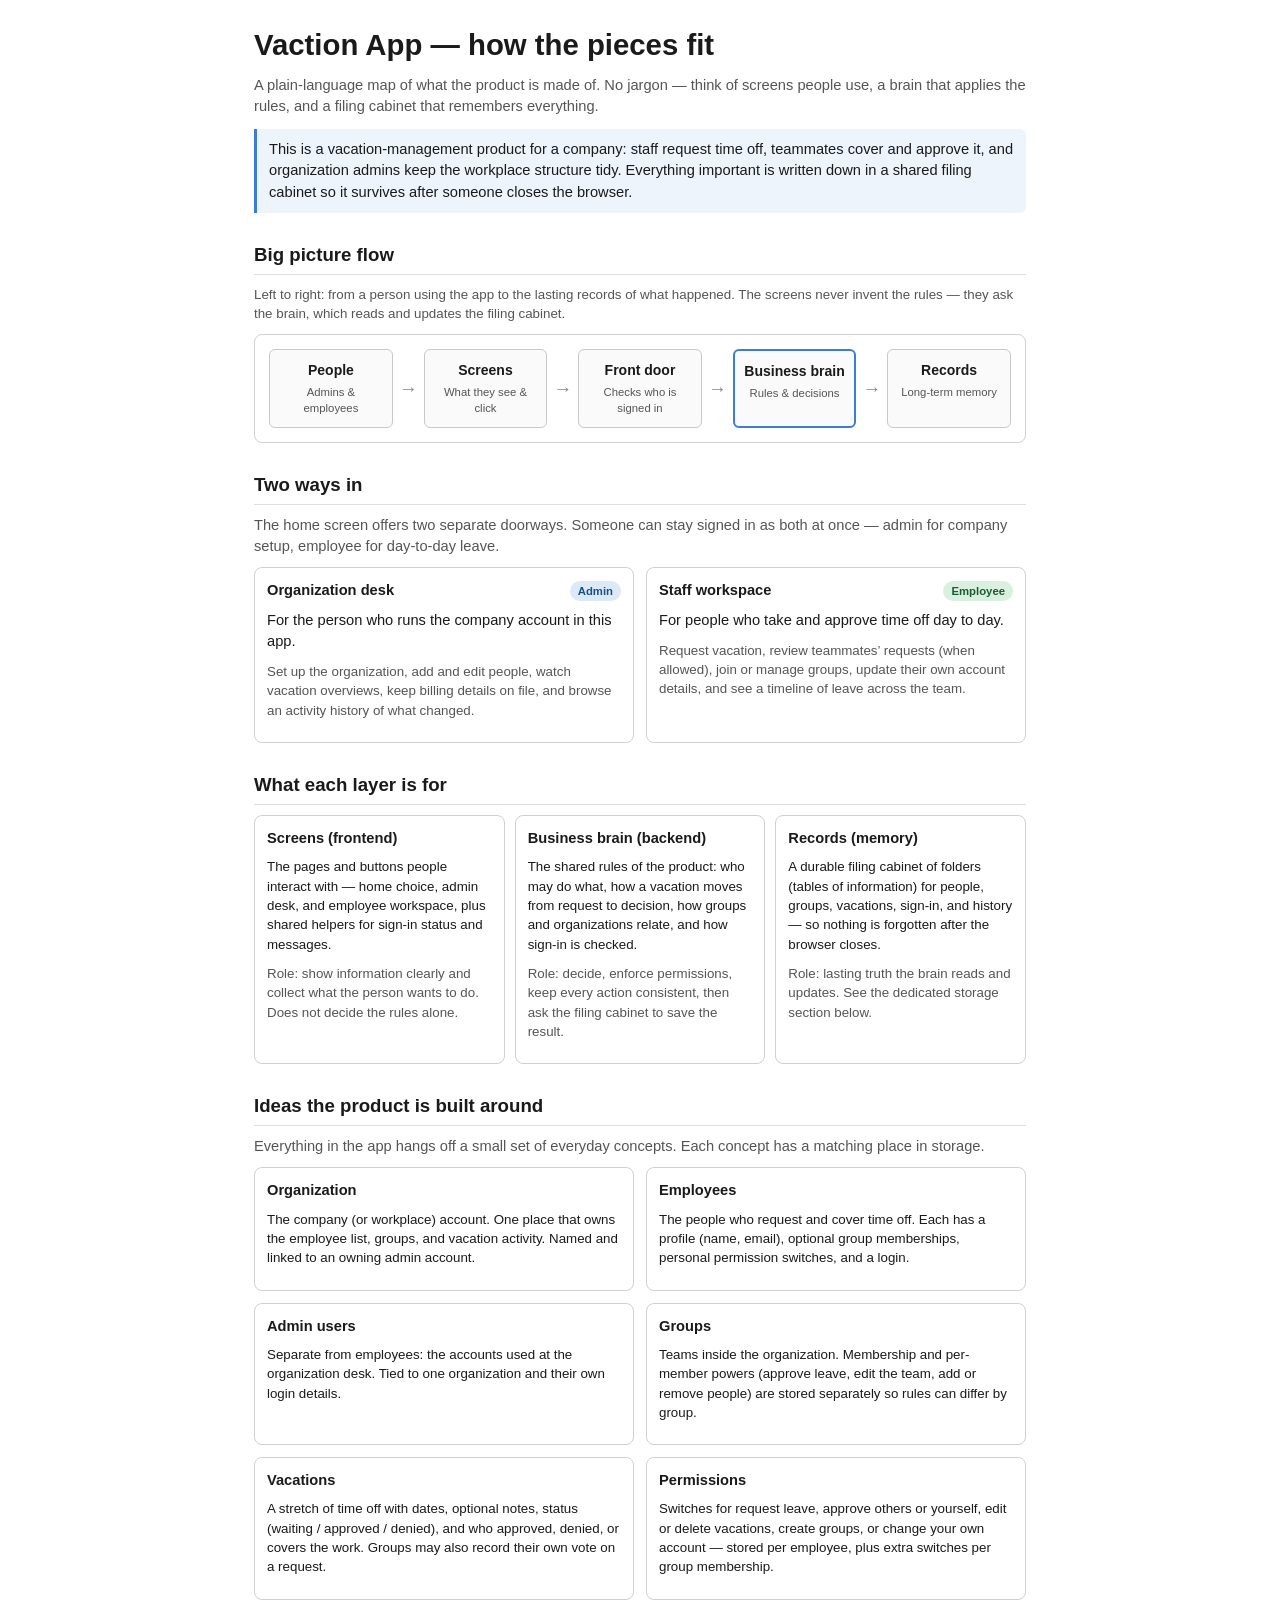
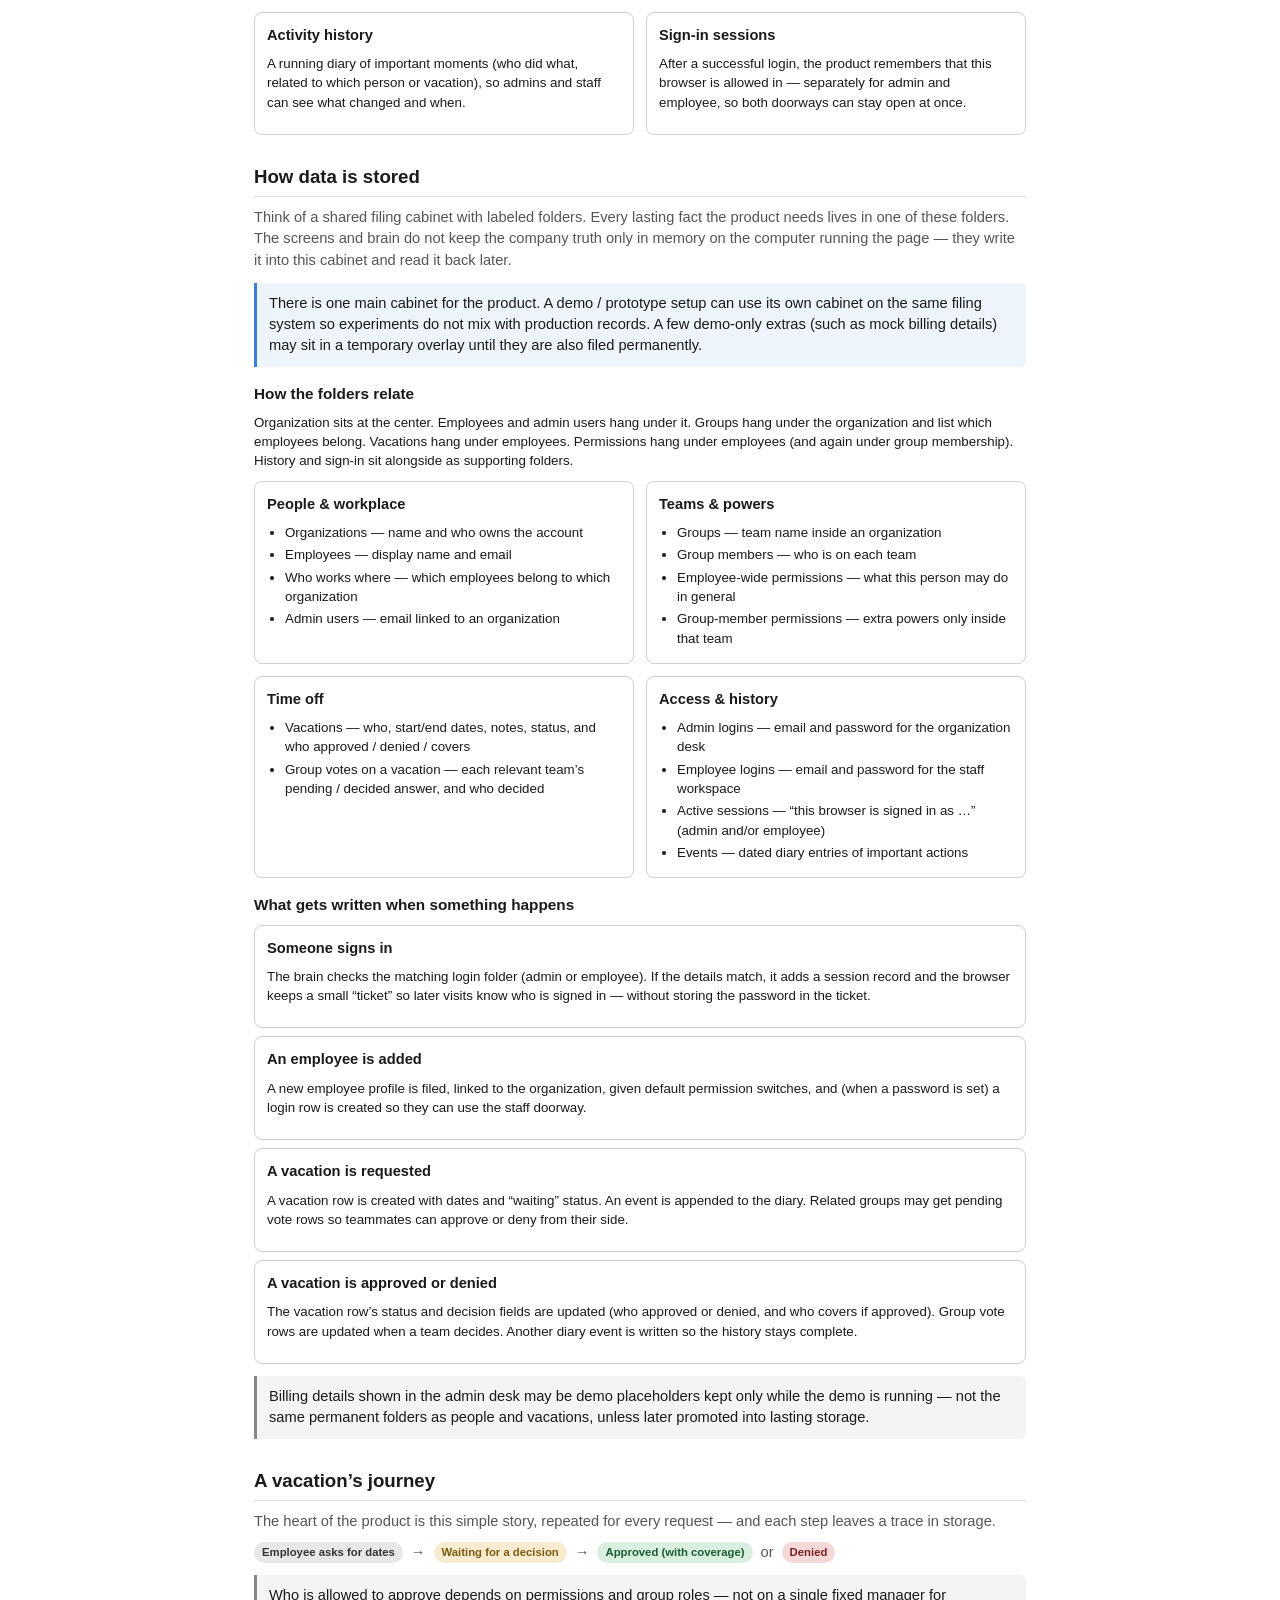
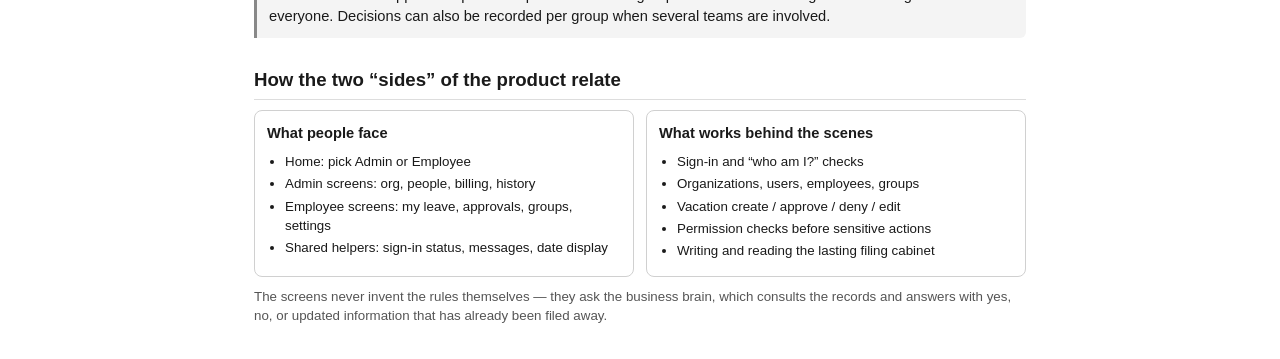
<file: docs/architecture-overview.html>
<!DOCTYPE html>
<html lang="en">
<head>
<meta charset="utf-8">
<title>Vaction App — how the pieces fit</title>
<style>
  @page { size: A4; margin: 18mm 16mm; }
  * { box-sizing: border-box; }
  body {
    font-family: "Segoe UI", "Helvetica Neue", Helvetica, Arial, sans-serif;
    color: #1a1a1a;
    line-height: 1.45;
    font-size: 11pt;
    max-width: 820px;
    margin: 0 auto;
    padding: 24px;
  }
  h1 { font-size: 22pt; margin: 0 0 8px; font-weight: 650; }
  h2 { font-size: 14pt; margin: 28px 0 10px; font-weight: 650; border-bottom: 1px solid #ddd; padding-bottom: 6px; }
  h3 { font-size: 11.5pt; margin: 16px 0 8px; font-weight: 600; }
  p { margin: 0 0 10px; }
  .muted { color: #555; }
  .small { font-size: 10pt; }
  .callout {
    background: #eef4fb;
    border-left: 3px solid #3b7dd8;
    padding: 10px 12px;
    margin: 12px 0;
    border-radius: 0 6px 6px 0;
  }
  .callout.neutral {
    background: #f4f4f4;
    border-left-color: #888;
  }
  .grid2 { display: grid; grid-template-columns: 1fr 1fr; gap: 12px; margin: 10px 0; }
  .grid3 { display: grid; grid-template-columns: 1fr 1fr 1fr; gap: 10px; margin: 10px 0; }
  .card {
    border: 1px solid #d0d0d0;
    border-radius: 8px;
    padding: 12px;
    break-inside: avoid;
    page-break-inside: avoid;
  }
  .card h4 {
    margin: 0 0 8px;
    font-size: 11pt;
    display: flex;
    align-items: center;
    justify-content: space-between;
    gap: 8px;
  }
  .pill {
    display: inline-block;
    font-size: 8.5pt;
    font-weight: 600;
    padding: 2px 8px;
    border-radius: 999px;
    background: #e8e8e8;
    white-space: nowrap;
  }
  .pill.info { background: #dce9f8; color: #1a4f8a; }
  .pill.success { background: #d9f0e0; color: #1a5c32; }
  .pill.warning { background: #f8ecd0; color: #7a5a10; }
  .pill.deleted { background: #f5d9d9; color: #7a2020; }
  .pill.neutral { background: #e8e8e8; color: #333; }
  .flow {
    display: flex;
    flex-wrap: wrap;
    align-items: stretch;
    gap: 6px;
    border: 1px solid #d0d0d0;
    border-radius: 8px;
    padding: 14px;
    margin: 10px 0;
    justify-content: space-between;
  }
  .flow-node {
    flex: 1 1 110px;
    min-width: 100px;
    border: 1px solid #c8c8c8;
    border-radius: 6px;
    padding: 10px 8px;
    text-align: center;
    background: #fafafa;
  }
  .flow-node.accent { border: 2px solid #3b7dd8; }
  .flow-node strong { display: block; font-size: 10.5pt; }
  .flow-node span { display: block; font-size: 8.5pt; color: #555; margin-top: 4px; }
  .flow-arrow { align-self: center; color: #888; font-size: 14pt; flex: 0 0 auto; }
  .journey { display: flex; flex-wrap: wrap; align-items: center; gap: 8px; margin: 10px 0; }
  ul.compact { margin: 0; padding-left: 18px; }
  ul.compact li { margin: 3px 0; }
  .section { margin-bottom: 8px; }
  @media print {
    body { padding: 0; }
    .card, .callout, .flow { break-inside: avoid; }
  }
</style>
</head>
<body>

  <h1>Vaction App — how the pieces fit</h1>
  <p class="muted">A plain-language map of what the product is made of. No jargon — think of screens people use, a brain that applies the rules, and a filing cabinet that remembers everything.</p>

  <div class="callout">
    This is a vacation-management product for a company: staff request time off, teammates cover and approve it, and organization admins keep the workplace structure tidy. Everything important is written down in a shared filing cabinet so it survives after someone closes the browser.
  </div>

  <h2>Big picture flow</h2>
  <p class="muted small">Left to right: from a person using the app to the lasting records of what happened. The screens never invent the rules — they ask the brain, which reads and updates the filing cabinet.</p>
  <div class="flow">
    <div class="flow-node"><strong>People</strong><span>Admins &amp; employees</span></div>
    <div class="flow-arrow">→</div>
    <div class="flow-node"><strong>Screens</strong><span>What they see &amp; click</span></div>
    <div class="flow-arrow">→</div>
    <div class="flow-node"><strong>Front door</strong><span>Checks who is signed in</span></div>
    <div class="flow-arrow">→</div>
    <div class="flow-node accent"><strong>Business brain</strong><span>Rules &amp; decisions</span></div>
    <div class="flow-arrow">→</div>
    <div class="flow-node"><strong>Records</strong><span>Long-term memory</span></div>
  </div>

  <h2>Two ways in</h2>
  <p class="muted">The home screen offers two separate doorways. Someone can stay signed in as both at once — admin for company setup, employee for day-to-day leave.</p>
  <div class="grid2">
    <div class="card">
      <h4>Organization desk <span class="pill info">Admin</span></h4>
      <p>For the person who runs the company account in this app.</p>
      <p class="muted small">Set up the organization, add and edit people, watch vacation overviews, keep billing details on file, and browse an activity history of what changed.</p>
    </div>
    <div class="card">
      <h4>Staff workspace <span class="pill success">Employee</span></h4>
      <p>For people who take and approve time off day to day.</p>
      <p class="muted small">Request vacation, review teammates’ requests (when allowed), join or manage groups, update their own account details, and see a timeline of leave across the team.</p>
    </div>
  </div>

  <h2>What each layer is for</h2>
  <div class="grid3">
    <div class="card">
      <h4>Screens (frontend)</h4>
      <p class="small">The pages and buttons people interact with — home choice, admin desk, and employee workspace, plus shared helpers for sign-in status and messages.</p>
      <p class="muted small">Role: show information clearly and collect what the person wants to do. Does not decide the rules alone.</p>
    </div>
    <div class="card">
      <h4>Business brain (backend)</h4>
      <p class="small">The shared rules of the product: who may do what, how a vacation moves from request to decision, how groups and organizations relate, and how sign-in is checked.</p>
      <p class="muted small">Role: decide, enforce permissions, keep every action consistent, then ask the filing cabinet to save the result.</p>
    </div>
    <div class="card">
      <h4>Records (memory)</h4>
      <p class="small">A durable filing cabinet of folders (tables of information) for people, groups, vacations, sign-in, and history — so nothing is forgotten after the browser closes.</p>
      <p class="muted small">Role: lasting truth the brain reads and updates. See the dedicated storage section below.</p>
    </div>
  </div>

  <h2>Ideas the product is built around</h2>
  <p class="muted">Everything in the app hangs off a small set of everyday concepts. Each concept has a matching place in storage.</p>
  <div class="grid2">
    <div class="card">
      <h4>Organization</h4>
      <p class="small">The company (or workplace) account. One place that owns the employee list, groups, and vacation activity. Named and linked to an owning admin account.</p>
    </div>
    <div class="card">
      <h4>Employees</h4>
      <p class="small">The people who request and cover time off. Each has a profile (name, email), optional group memberships, personal permission switches, and a login.</p>
    </div>
    <div class="card">
      <h4>Admin users</h4>
      <p class="small">Separate from employees: the accounts used at the organization desk. Tied to one organization and their own login details.</p>
    </div>
    <div class="card">
      <h4>Groups</h4>
      <p class="small">Teams inside the organization. Membership and per-member powers (approve leave, edit the team, add or remove people) are stored separately so rules can differ by group.</p>
    </div>
    <div class="card">
      <h4>Vacations</h4>
      <p class="small">A stretch of time off with dates, optional notes, status (waiting / approved / denied), and who approved, denied, or covers the work. Groups may also record their own vote on a request.</p>
    </div>
    <div class="card">
      <h4>Permissions</h4>
      <p class="small">Switches for request leave, approve others or yourself, edit or delete vacations, create groups, or change your own account — stored per employee, plus extra switches per group membership.</p>
    </div>
    <div class="card">
      <h4>Activity history</h4>
      <p class="small">A running diary of important moments (who did what, related to which person or vacation), so admins and staff can see what changed and when.</p>
    </div>
    <div class="card">
      <h4>Sign-in sessions</h4>
      <p class="small">After a successful login, the product remembers that this browser is allowed in — separately for admin and employee, so both doorways can stay open at once.</p>
    </div>
  </div>

  <h2>How data is stored</h2>
  <p class="muted">Think of a shared filing cabinet with labeled folders. Every lasting fact the product needs lives in one of these folders. The screens and brain do not keep the company truth only in memory on the computer running the page — they write it into this cabinet and read it back later.</p>

  <div class="callout">
    There is one main cabinet for the product. A demo / prototype setup can use its own cabinet on the same filing system so experiments do not mix with production records. A few demo-only extras (such as mock billing details) may sit in a temporary overlay until they are also filed permanently.
  </div>

  <h3>How the folders relate</h3>
  <p class="small">Organization sits at the center. Employees and admin users hang under it. Groups hang under the organization and list which employees belong. Vacations hang under employees. Permissions hang under employees (and again under group membership). History and sign-in sit alongside as supporting folders.</p>

  <div class="grid2">
    <div class="card">
      <h4>People &amp; workplace</h4>
      <ul class="compact small">
        <li>Organizations — name and who owns the account</li>
        <li>Employees — display name and email</li>
        <li>Who works where — which employees belong to which organization</li>
        <li>Admin users — email linked to an organization</li>
      </ul>
    </div>
    <div class="card">
      <h4>Teams &amp; powers</h4>
      <ul class="compact small">
        <li>Groups — team name inside an organization</li>
        <li>Group members — who is on each team</li>
        <li>Employee-wide permissions — what this person may do in general</li>
        <li>Group-member permissions — extra powers only inside that team</li>
      </ul>
    </div>
    <div class="card">
      <h4>Time off</h4>
      <ul class="compact small">
        <li>Vacations — who, start/end dates, notes, status, and who approved / denied / covers</li>
        <li>Group votes on a vacation — each relevant team’s pending / decided answer, and who decided</li>
      </ul>
    </div>
    <div class="card">
      <h4>Access &amp; history</h4>
      <ul class="compact small">
        <li>Admin logins — email and password for the organization desk</li>
        <li>Employee logins — email and password for the staff workspace</li>
        <li>Active sessions — “this browser is signed in as …” (admin and/or employee)</li>
        <li>Events — dated diary entries of important actions</li>
      </ul>
    </div>
  </div>

  <h3>What gets written when something happens</h3>
  <div class="card section">
    <h4>Someone signs in</h4>
    <p class="small">The brain checks the matching login folder (admin or employee). If the details match, it adds a session record and the browser keeps a small “ticket” so later visits know who is signed in — without storing the password in the ticket.</p>
  </div>
  <div class="card section">
    <h4>An employee is added</h4>
    <p class="small">A new employee profile is filed, linked to the organization, given default permission switches, and (when a password is set) a login row is created so they can use the staff doorway.</p>
  </div>
  <div class="card section">
    <h4>A vacation is requested</h4>
    <p class="small">A vacation row is created with dates and “waiting” status. An event is appended to the diary. Related groups may get pending vote rows so teammates can approve or deny from their side.</p>
  </div>
  <div class="card section">
    <h4>A vacation is approved or denied</h4>
    <p class="small">The vacation row’s status and decision fields are updated (who approved or denied, and who covers if approved). Group vote rows are updated when a team decides. Another diary event is written so the history stays complete.</p>
  </div>

  <div class="callout neutral">
    Billing details shown in the admin desk may be demo placeholders kept only while the demo is running — not the same permanent folders as people and vacations, unless later promoted into lasting storage.
  </div>

  <h2>A vacation’s journey</h2>
  <p class="muted">The heart of the product is this simple story, repeated for every request — and each step leaves a trace in storage.</p>
  <div class="journey">
    <span class="pill neutral">Employee asks for dates</span>
    <span class="muted">→</span>
    <span class="pill warning">Waiting for a decision</span>
    <span class="muted">→</span>
    <span class="pill success">Approved (with coverage)</span>
    <span class="muted">or</span>
    <span class="pill deleted">Denied</span>
  </div>
  <div class="callout neutral">
    Who is allowed to approve depends on permissions and group roles — not on a single fixed manager for everyone. Decisions can also be recorded per group when several teams are involved.
  </div>

  <h2>How the two “sides” of the product relate</h2>
  <div class="grid2">
    <div class="card">
      <h4>What people face</h4>
      <ul class="compact small">
        <li>Home: pick Admin or Employee</li>
        <li>Admin screens: org, people, billing, history</li>
        <li>Employee screens: my leave, approvals, groups, settings</li>
        <li>Shared helpers: sign-in status, messages, date display</li>
      </ul>
    </div>
    <div class="card">
      <h4>What works behind the scenes</h4>
      <ul class="compact small">
        <li>Sign-in and “who am I?” checks</li>
        <li>Organizations, users, employees, groups</li>
        <li>Vacation create / approve / deny / edit</li>
        <li>Permission checks before sensitive actions</li>
        <li>Writing and reading the lasting filing cabinet</li>
      </ul>
    </div>
  </div>
  <p class="muted small">The screens never invent the rules themselves — they ask the business brain, which consults the records and answers with yes, no, or updated information that has already been filed away.</p>

</body>
</html>
</file>
